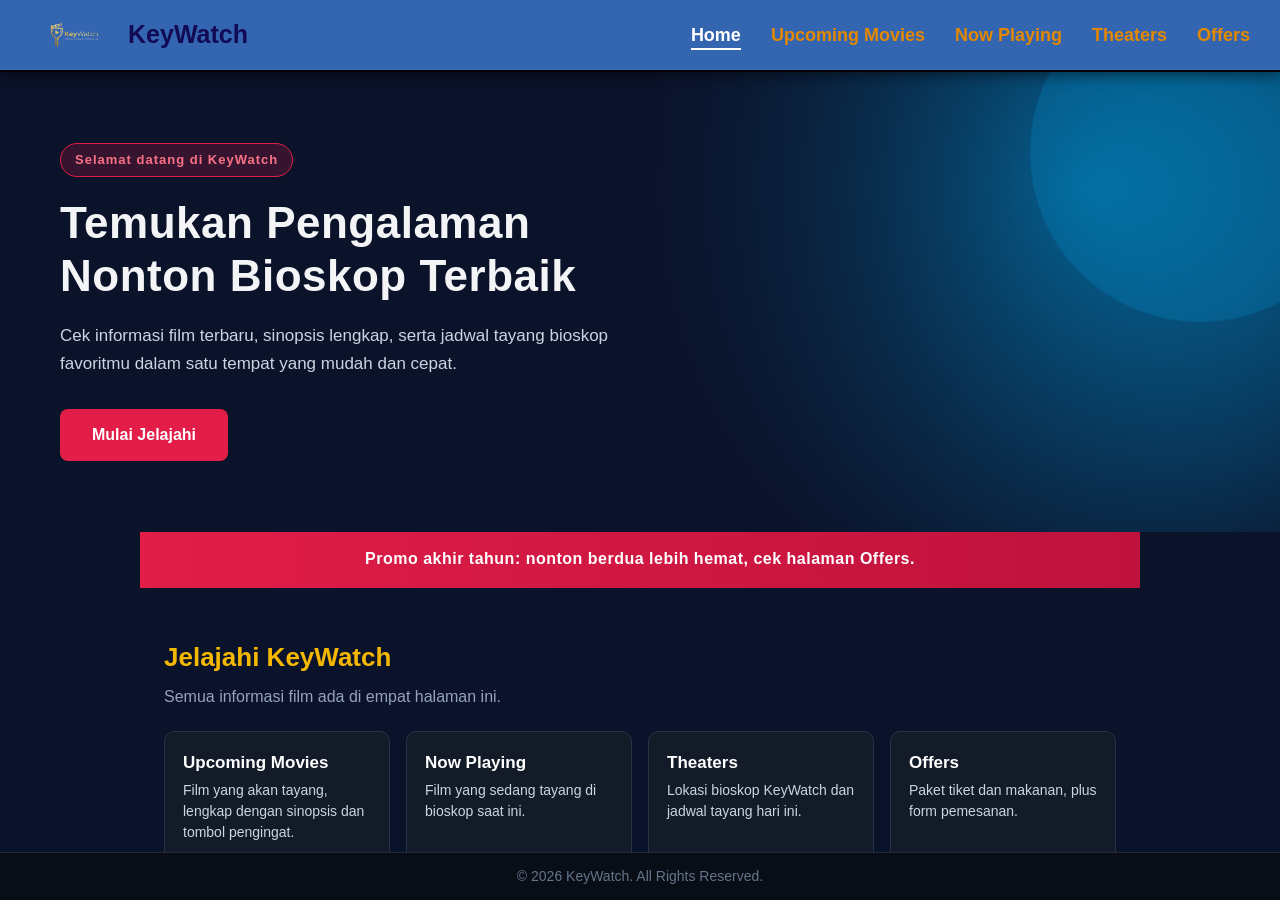
<file: index.html>
<!DOCTYPE html>
<html lang="id">

<head>
    <meta charset="UTF-8">
    <meta name="viewport" content="width=device-width, initial-scale=1.0">
    <title>KeyWatch - Website Informasi Film</title>
    <link rel="stylesheet" href="style.css">
    <style>
        .frame-nav {
            position: relative;
            z-index: 10;
            width: 100%;
            height: 72px;
            border: 0;
        }

        .frame-main {
            flex: 1;
            width: 100%;
            min-height: 0;
            border: 0;
            background-color: #0b132b;
        }

        .frame-footer {
            width: 100%;
            height: 48px;
            border: 0;
        }
    </style>
</head>

<body class="master">

    <!-- Frame atas: navigasi -->
    <iframe class="frame-nav" name="navFrame" src="nav.html" title="Navigasi KeyWatch" scrolling="no"
        style="background-color: #3365b0; box-shadow: 0 4px 12px rgba(0, 0, 0, 0.45);"></iframe>

    <!-- Frame tengah: 5 halaman dibuka di sini -->
    <iframe class="frame-main" name="mainFrame" src="home.html" title="Konten utama"></iframe>

    <!-- Frame bawah: footer -->
    <iframe class="frame-footer" name="footerFrame" src="footer.html" title="Footer" scrolling="no"></iframe>

    

</body>

</html>
</file>
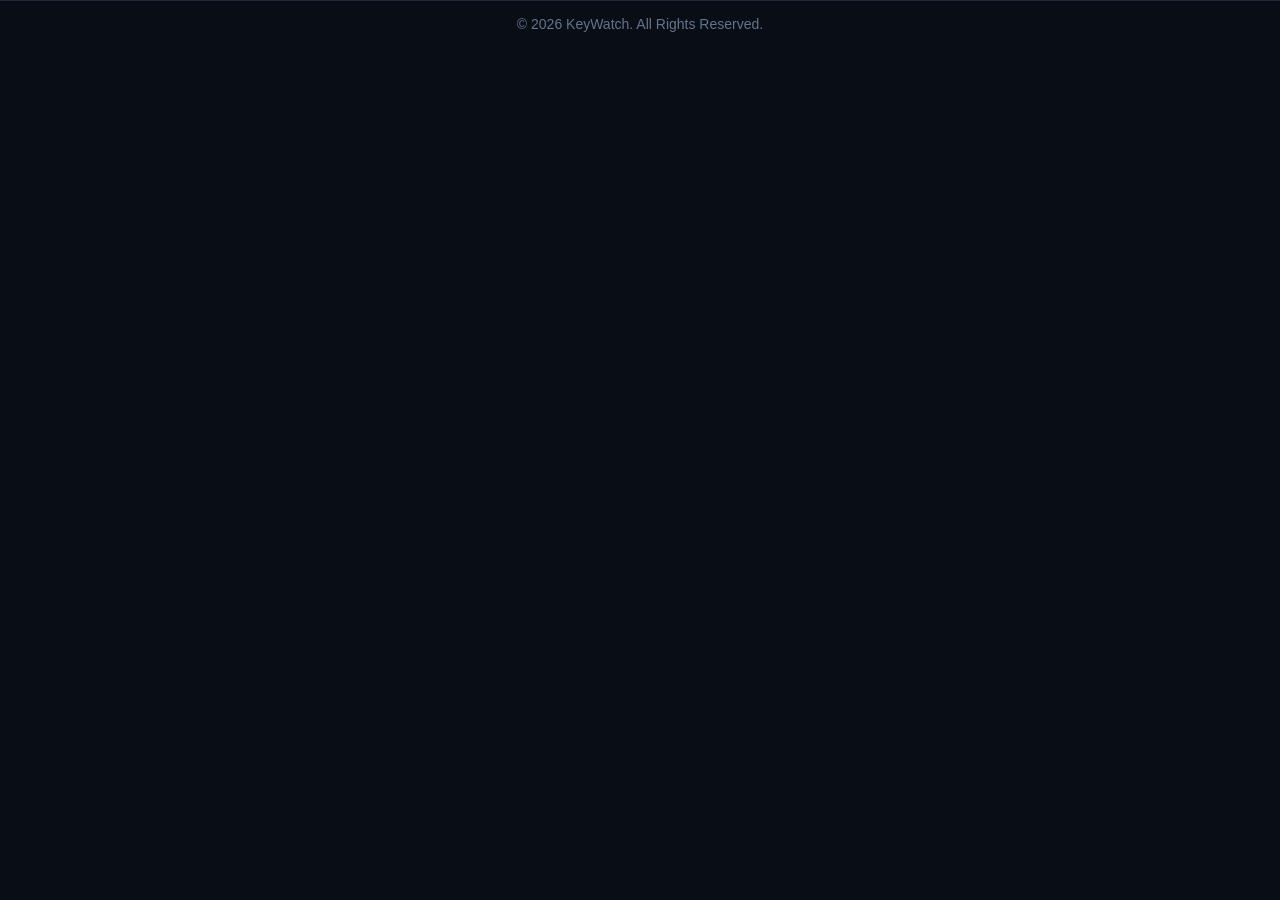
<file: footer.html>
<!DOCTYPE html>
<html lang="id">

<head>
    <meta charset="UTF-8">
    <meta name="viewport" content="width=device-width, initial-scale=1.0">
    <title>Footer - KeyWatch</title>
    <link rel="stylesheet" href="style.css">
</head>

<body class="footerframe">
    <footer class="footer">
        <p>&copy; 2026 KeyWatch. All Rights Reserved.</p>
    </footer>
</body>

</html>
</file>
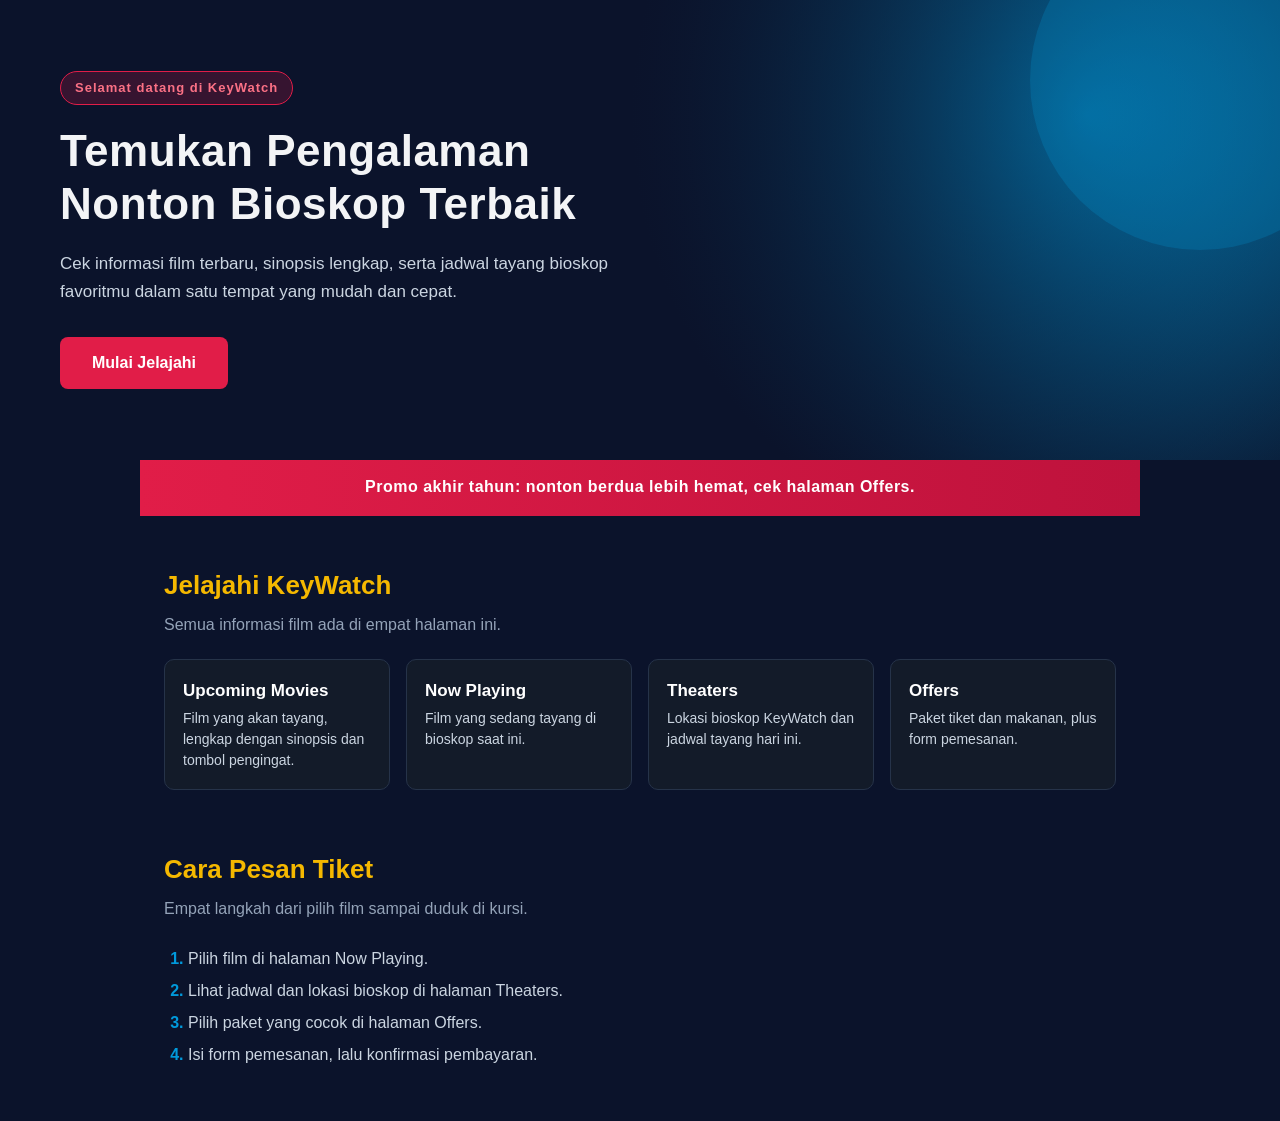
<file: home.html>
<!DOCTYPE html>
<html lang="id">

<head>
    <meta charset="UTF-8">
    <meta name="viewport" content="width=device-width, initial-scale=1.0">
    <title>KeyWatch - Home</title>
    <link rel="stylesheet" href="style.css">
    <style>
        /* style tag: lingkaran cahaya di hero */
        .home-hero {
            position: relative;
            overflow: hidden;
        }

        .glow {
            position: absolute;
            top: -90px;
            right: -90px;
            width: 340px;
            height: 340px;
            border-radius: 50%;
            background-color: rgba(0, 153, 219, 0.22);
            z-index: 0;
        }

        .hero-content {
            position: relative;
            z-index: 1;
        }

        .hero-content h1 {
            font-weight: 800;
            letter-spacing: 0.5px;
            text-transform: none;
        }
    </style>
</head>

<body>

    <main class="home-hero">
        <div class="glow"></div>
        <div class="hero-content">
            <span class="tagline">Selamat datang di KeyWatch</span>
            <h1>Temukan Pengalaman Nonton Bioskop Terbaik</h1>
            <p>Cek informasi film terbaru, sinopsis lengkap, serta jadwal tayang bioskop favoritmu dalam satu tempat
                yang mudah dan cepat.</p>
            <a href="#explore" class="btn-home">Mulai Jelajahi</a>
        </div>
    </main>

    <!-- Banner kecil: seluruh gayanya ditulis inline -->
    <div
        style="position: relative; top: 0; left: 0; z-index: 2; width: 100%; max-width: 1000px; height: auto; min-height: 56px; margin: 0 auto; padding: 16px 24px; background-color: #e11d48; background-image: linear-gradient(90deg, #e11d48, #be123c); background-repeat: no-repeat; background-size: cover; background-position: center; color: #ffffff; font-family: 'Segoe UI', Tahoma, sans-serif; font-size: 16px; font-weight: 600; text-align: center; letter-spacing: 0.5px; line-height: 1.4; overflow: hidden;">
        Promo akhir tahun: nonton berdua lebih hemat, cek halaman Offers.
    </div>

    <section id="explore" class="home-section">
        <h2>Jelajahi KeyWatch</h2>
        <p class="lead">Semua informasi film ada di empat halaman ini.</p>
        <ul class="explore-list">
            <li><a href="upcoming.html"><strong>Upcoming Movies</strong>Film yang akan tayang, lengkap dengan sinopsis dan tombol pengingat.</a></li>
            <li><a href="nowplaying.html"><strong>Now Playing</strong>Film yang sedang tayang di bioskop saat ini.</a></li>
            <li><a href="theaters.html"><strong>Theaters</strong>Lokasi bioskop KeyWatch dan jadwal tayang hari ini.</a></li>
            <li><a href="offers.html"><strong>Offers</strong>Paket tiket dan makanan, plus form pemesanan.</a></li>
        </ul>
    </section>

    <section class="home-section">
        <h2>Cara Pesan Tiket</h2>
        <p class="lead">Empat langkah dari pilih film sampai duduk di kursi.</p>
        <ol class="step-list">
            <li>Pilih film di halaman Now Playing.</li>
            <li>Lihat jadwal dan lokasi bioskop di halaman Theaters.</li>
            <li>Pilih paket yang cocok di halaman Offers.</li>
            <li>Isi form pemesanan, lalu konfirmasi pembayaran.</li>
        </ol>
    </section>

    <div class="bottom-space"></div>

</body>

</html>
</file>
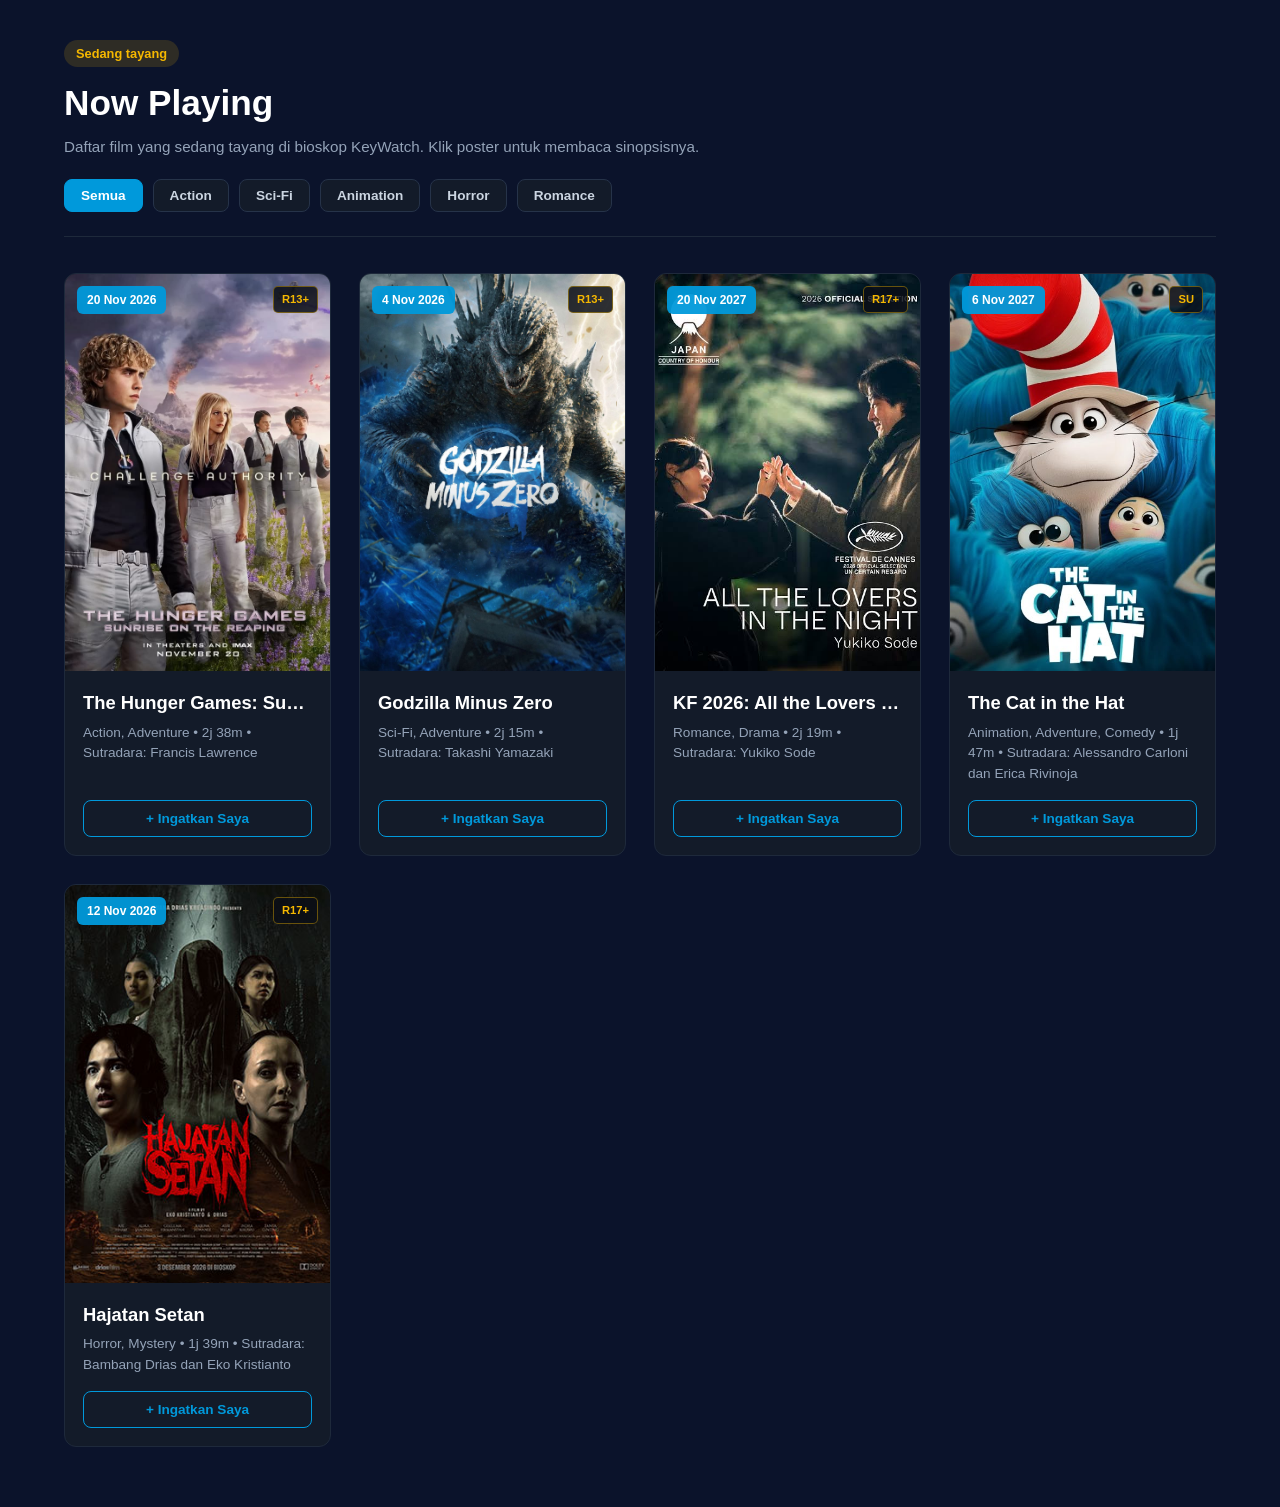
<file: nowplaying.html>
<!DOCTYPE html>
<html lang="id">

<head>
    <meta charset="UTF-8">
    <meta name="viewport" content="width=device-width, initial-scale=1.0">
    <title>KeyWatch - Now Playing</title>
    <link rel="stylesheet" href="style.css">
    <script src="script.js"></script>
</head>

<body>

    <main class="main-content">

        <div class="page-header">
            <div class="header-text">
                <span class="badge-top">Sedang tayang</span>
                <h1>Now Playing</h1>
                <p>Daftar film yang sedang tayang di bioskop KeyWatch. Klik poster untuk membaca sinopsisnya.</p>
            </div>

            <div class="filter-bar">
                <button class="filter-btn active" onclick="filterMovies('all', this)">Semua</button>
                <button class="filter-btn" onclick="filterMovies('Action', this)">Action</button>
                <button class="filter-btn" onclick="filterMovies('Sci-Fi', this)">Sci-Fi</button>
                <button class="filter-btn" onclick="filterMovies('Animation', this)">Animation</button>
                <button class="filter-btn" onclick="filterMovies('Horror', this)">Horror</button>
                <button class="filter-btn" onclick="filterMovies('Romance', this)">Romance</button>
            </div>
        </div>

        <section class="movie-grid" id="movieGrid">

            <article class="movie-card" data-genre="Action">
                <div class="poster-box">
                    <span class="date-tag">20 Nov 2026</span>
                    <span class="age-tag">R13+</span>
                    <img src="the.jpg" alt="The Hunger Games: Sunrise on the Reaping">
                    <div class="poster-overlay">
                        <button class="btn-synopsis" onclick="openModal(this)"
                            data-title="The Hunger Games: Sunrise on the Reaping" data-date="20 Nov 2026" data-meta="Action, Adventure &bull; 2j 38m"
                            data-desc="Haymitch Abernathy (16 tahun) dari Distrik 12 terpilih menjadi tribut dalam edisi spesial dengan jumlah peserta dua kali lipat (48 tribut) dan arena yang lebih besar serta mematikan, sambil harus meninggalkan Lenore Dove Baird. Di tengah jebakan arena dan mutan mematikan, Haymitch membentuk aliansi tak terduga dengan sesama tribut, Maysilee Donner, serta bergabung dalam koalisi yang berupaya melawan kendali Capitol di bawah Presiden Snow dan memicu benih pemberontakan di Panem.">Baca Sinopsis</button>
                    </div>
                </div>
                <div class="card-body">
                    <h2 class="movie-title" title="The Hunger Games: Sunrise on the Reaping">The Hunger Games: Sunrise on the Reaping</h2>
                    <p class="movie-info">Action, Adventure &bull; 2j 38m &bull; Sutradara: Francis Lawrence</p>
                    <button class="btn-notify" onclick="toggleNotify(this)">+ Ingatkan Saya</button>
                </div>
            </article>

            <article class="movie-card" data-genre="Sci-Fi">
                <div class="poster-box">
                    <span class="date-tag">4 Nov 2026</span>
                    <span class="age-tag">R13+</span>
                    <img src="godzila.jpg" alt="Godzilla Minus Zero">
                    <div class="poster-overlay">
                        <button class="btn-synopsis" onclick="openModal(this)"
                            data-title="Godzilla Minus Zero" data-date="4 Nov 2026" data-meta="Sci-Fi, Adventure &bull; 2j 15m"
                            data-desc="Berlatar tahun 1949, dua tahun setelah kehancuran Tokyo dan Perang Dunia II, Jepang berupaya bangkit dan menata kembali kehidupan. Koichi Shikishima, Noriko Oishi, dan anak angkat mereka, Akiko, berusaha menjalani hari-hari yang tenang sambil meninggalkan trauma masa lalu. Kedamaian tersebut runtuh ketika ancaman kaiju baru muncul dan Godzilla beregenerasi menjadi sosok yang lebih besar dan buas. Koichi dan rekan-rekan lamanya harus kembali menghadapi pertarungan raksasa.">Baca Sinopsis</button>
                    </div>
                </div>
                <div class="card-body">
                    <h2 class="movie-title" title="Godzilla Minus Zero">Godzilla Minus Zero</h2>
                    <p class="movie-info">Sci-Fi, Adventure &bull; 2j 15m &bull; Sutradara: Takashi Yamazaki</p>
                    <button class="btn-notify" onclick="toggleNotify(this)">+ Ingatkan Saya</button>
                </div>
            </article>

            <article class="movie-card" data-genre="Romance">
                <div class="poster-box">
                    <span class="date-tag">20 Nov 2027</span>
                    <span class="age-tag">R17+</span>
                    <img src="k2 all.jpg" alt="KF 2026: All the Lovers in the Night">
                    <div class="poster-overlay">
                        <button class="btn-synopsis" onclick="openModal(this)"
                            data-title="KF 2026: All the Lovers in the Night" data-date="20 Nov 2027" data-meta="Romance, Drama &bull; 2j 19m"
                            data-desc="Mengisahkan Fuyuko, seorang korektor naskah lepas berusia 30-an di Tokyo yang hidup menyendiri, hingga pertemuannya dengan guru fisika SMA bernama Mitsutsuka perlahan membuka luka trauma dan emosi yang selama ini ia pendam.">Baca Sinopsis</button>
                    </div>
                </div>
                <div class="card-body">
                    <h2 class="movie-title" title="KF 2026: All the Lovers in the Night">KF 2026: All the Lovers in the Night</h2>
                    <p class="movie-info">Romance, Drama &bull; 2j 19m &bull; Sutradara: Yukiko Sode</p>
                    <button class="btn-notify" onclick="toggleNotify(this)">+ Ingatkan Saya</button>
                </div>
            </article>

            <article class="movie-card" data-genre="Animation">
                <div class="poster-box">
                    <span class="date-tag">6 Nov 2027</span>
                    <span class="age-tag">SU</span>
                    <img src="the cat.jpg" alt="The Cat in the Hat">
                    <div class="poster-overlay">
                        <button class="btn-synopsis" onclick="openModal(this)"
                            data-title="The Cat in the Hat" data-date="6 Nov 2027" data-meta="Animation, Adventure, Comedy &bull; 1j 47m"
                            data-desc="Dua bersaudara (Sally dan saudara laki-lakinya yang menjadi narator) merasa bosan di rumah saat hari hujan dan ibu mereka pergi. Seekor kucing tinggi berjas dan bertopi garis merah-putih datang melakukan trik dan kekacauan bersama dua makhluk bernama Thing One dan Thing Two, meski diingatkan oleh seekor ikan peliharaan. Sebelum ibu pulang, si Kucing membereskan kekacauan menggunakan mesin pembersih.">Baca Sinopsis</button>
                    </div>
                </div>
                <div class="card-body">
                    <h2 class="movie-title" title="The Cat in the Hat">The Cat in the Hat</h2>
                    <p class="movie-info">Animation, Adventure, Comedy &bull; 1j 47m &bull; Sutradara: Alessandro Carloni dan Erica Rivinoja</p>
                    <button class="btn-notify" onclick="toggleNotify(this)">+ Ingatkan Saya</button>
                </div>
            </article>

            <article class="movie-card" data-genre="Horror">
                <div class="poster-box">
                    <span class="date-tag">12 Nov 2026</span>
                    <span class="age-tag">R17+</span>
                    <img src="hajatan.jpg" alt="Hajatan Setan">
                    <div class="poster-overlay">
                        <button class="btn-synopsis" onclick="openModal(this)"
                            data-title="Hajatan Setan" data-date="12 Nov 2026" data-meta="Horror, Mystery &bull; 1j 39m"
                            data-desc="Cerita berfokus pada kepulangan Dara (Alika Jantinia) bersama ibunya ke kampung halaman mereka di Desa Arjosuro setelah bertahun-tahun merantau. Kepulangan ini bertepatan dengan digelarnya tradisi hajatan pasar setiap bulan Suro. Tradisi tersebut ternyata menyimpan misteri masa lalu dan memicu serangkaian teror aneh yang menjerumuskan warga desa ke dalam ketakutan.">Baca Sinopsis</button>
                    </div>
                </div>
                <div class="card-body">
                    <h2 class="movie-title" title="Hajatan Setan">Hajatan Setan</h2>
                    <p class="movie-info">Horror, Mystery &bull; 1j 39m &bull; Sutradara: Bambang Drias dan Eko Kristianto</p>
                    <button class="btn-notify" onclick="toggleNotify(this)">+ Ingatkan Saya</button>
                </div>
            </article>

        </section>
    </main>

    <!-- Pop-up sinopsis -->
    <div class="modal-backdrop" id="synopsisModal" onclick="closeModal(event)">
        <div class="modal-box">
            <button class="modal-close" onclick="closeModalBtn()" aria-label="Tutup">&times;</button>
            <span class="modal-date" id="modalDate">Tanggal rilis</span>
            <h2 id="modalTitle">Judul film</h2>
            <p class="modal-meta" id="modalMeta">Genre &bull; Durasi</p>
            <p class="modal-desc" id="modalDesc">Sinopsis lengkap film akan muncul di sini.</p>
        </div>
    </div>

    <script src="script.js"></script>
</body>

</html>
</file>
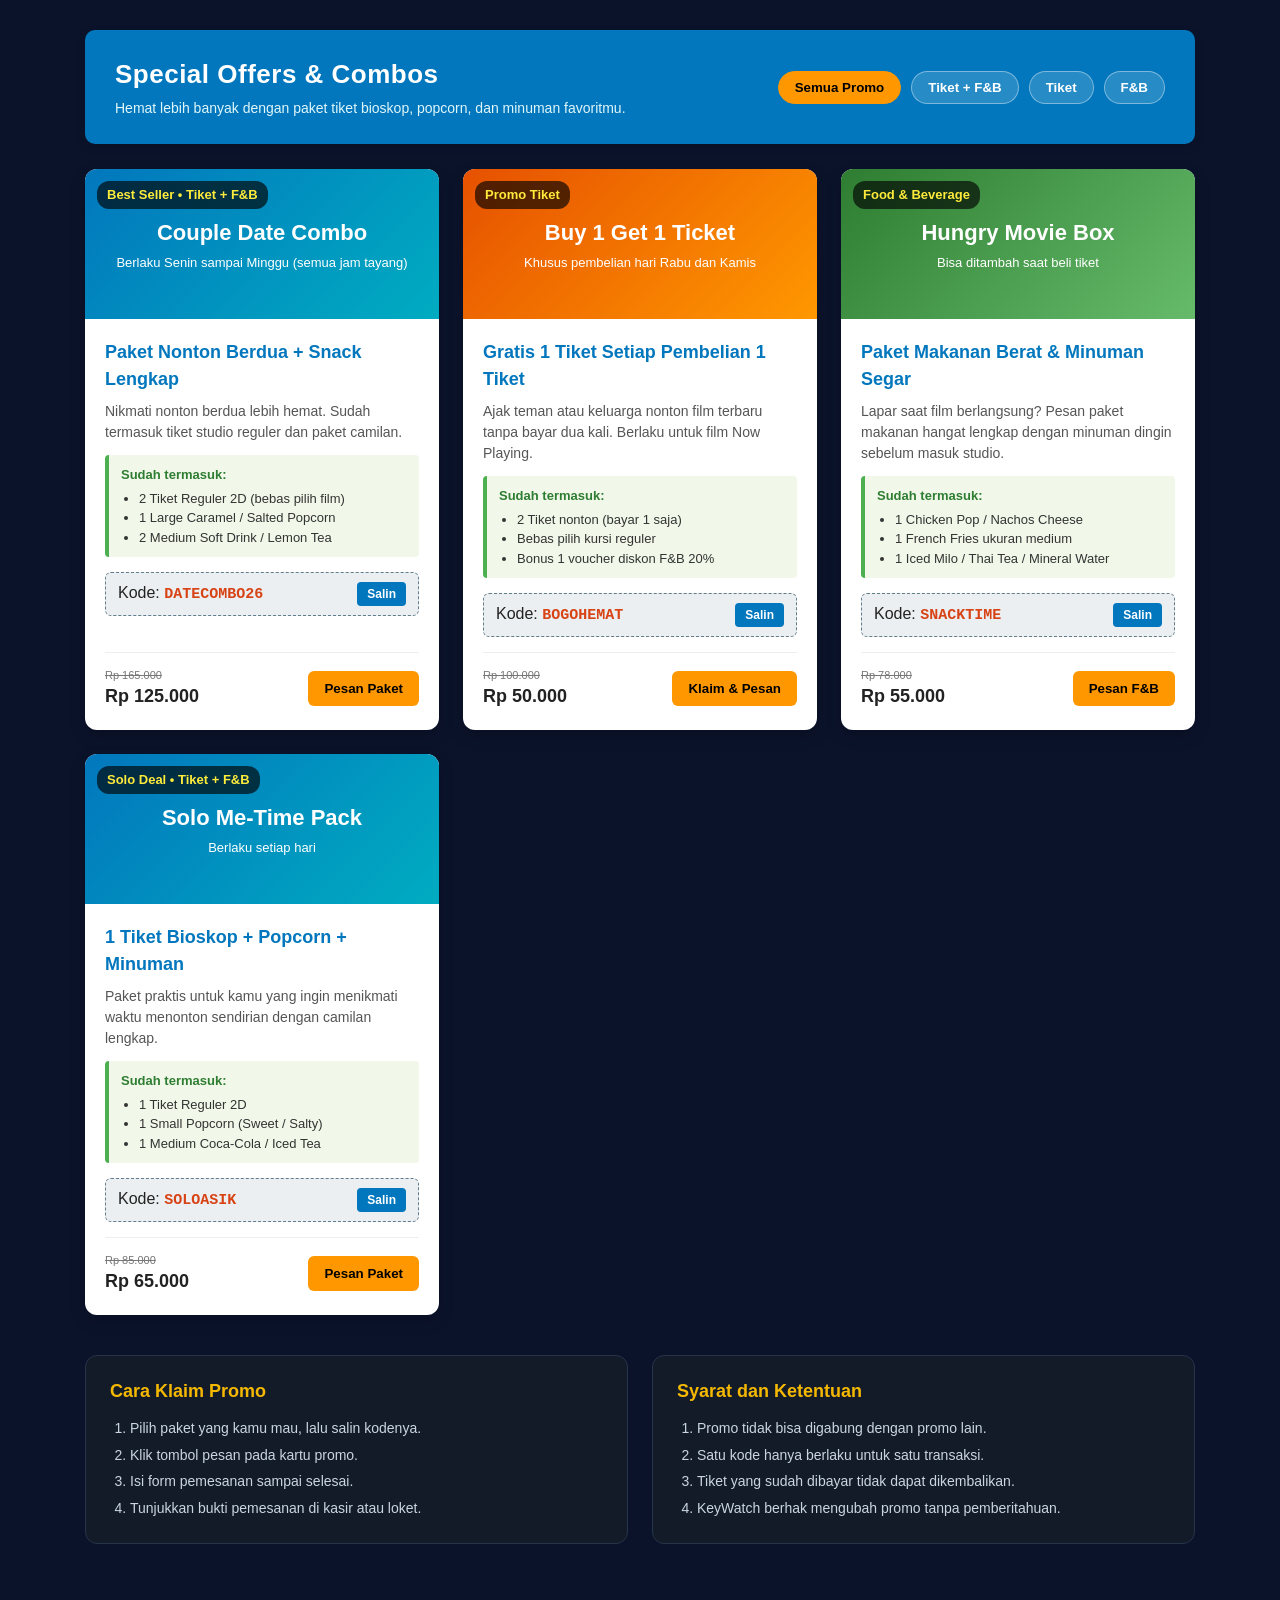
<file: offers.html>
<!DOCTYPE html>
<html lang="id">

<head>
    <meta charset="UTF-8">
    <meta name="viewport" content="width=device-width, initial-scale=1.0">
    <title>KeyWatch - Offers</title>
    <link rel="stylesheet" href="style.css">
    <style>
        /* style tag: penyesuaian khusus halaman ini */
        body {
            background-color: #0b132b;
        }

        .offers-wrap {
            position: relative;
            min-height: 100vh;
        }

        .offers-header h1 {
            font-weight: 800;
            letter-spacing: 0.5px;
        }
    </style>
</head>

<body>

    <div class="offers-wrap">

        <div class="offers-header">
            <div>
                <h1>Special Offers &amp; Combos</h1>
                <p>Hemat lebih banyak dengan paket tiket bioskop, popcorn, dan minuman favoritmu.</p>
            </div>
            <div class="offer-filter-bar">
                <button class="offer-filter active" onclick="filterOffers('all', this)">Semua Promo</button>
                <button class="offer-filter" onclick="filterOffers('combo', this)">Tiket + F&amp;B</button>
                <button class="offer-filter" onclick="filterOffers('ticket', this)">Tiket</button>
                <button class="offer-filter" onclick="filterOffers('fnb', this)">F&amp;B</button>
            </div>
        </div>

        <div class="offers-grid" id="offersGrid">

            <div class="offer-card" data-category="combo">
                <div class="offer-banner bg-combo">
                    <span class="badge">Best Seller &bull; Tiket + F&amp;B</span>
                    <h2>Couple Date Combo</h2>
                    <span>Berlaku Senin sampai Minggu (semua jam tayang)</span>
                </div>
                <div class="offer-body">
                    <div class="offer-title">Paket Nonton Berdua + Snack Lengkap</div>
                    <p class="offer-desc">Nikmati nonton berdua lebih hemat. Sudah termasuk tiket studio reguler dan paket camilan.</p>
                    <div class="include-list">
                        <strong>Sudah termasuk:</strong>
                        <ul>
                            <li>2 Tiket Reguler 2D (bebas pilih film)</li>
                            <li>1 Large Caramel / Salted Popcorn</li>
                            <li>2 Medium Soft Drink / Lemon Tea</li>
                        </ul>
                    </div>
                    <div class="promo-code-box">
                        <span>Kode: <span class="promo-code" id="code1">DATECOMBO26</span></span>
                        <button class="copy-btn" onclick="copyCode('code1', this)">Salin</button>
                    </div>
                    <div class="offer-footer">
                        <div class="price-tag">
                            <small>Rp 165.000</small>
                            Rp 125.000
                        </div>
                        <button class="book-btn" onclick="openBooking('Couple Date Combo (2 Tiket + Popcorn + 2 Minum)', 125000)">Pesan Paket</button>
                    </div>
                </div>
            </div>

            <div class="offer-card" data-category="ticket">
                <div class="offer-banner bg-ticket">
                    <span class="badge">Promo Tiket</span>
                    <h2>Buy 1 Get 1 Ticket</h2>
                    <span>Khusus pembelian hari Rabu dan Kamis</span>
                </div>
                <div class="offer-body">
                    <div class="offer-title">Gratis 1 Tiket Setiap Pembelian 1 Tiket</div>
                    <p class="offer-desc">Ajak teman atau keluarga nonton film terbaru tanpa bayar dua kali. Berlaku untuk film Now Playing.</p>
                    <div class="include-list">
                        <strong>Sudah termasuk:</strong>
                        <ul>
                            <li>2 Tiket nonton (bayar 1 saja)</li>
                            <li>Bebas pilih kursi reguler</li>
                            <li>Bonus 1 voucher diskon F&amp;B 20%</li>
                        </ul>
                    </div>
                    <div class="promo-code-box">
                        <span>Kode: <span class="promo-code" id="code2">BOGOHEMAT</span></span>
                        <button class="copy-btn" onclick="copyCode('code2', this)">Salin</button>
                    </div>
                    <div class="offer-footer">
                        <div class="price-tag">
                            <small>Rp 100.000</small>
                            Rp 50.000
                        </div>
                        <button class="book-btn" onclick="openBooking('Buy 1 Get 1 Ticket (2 Tiket)', 50000)">Klaim &amp; Pesan</button>
                    </div>
                </div>
            </div>

            <div class="offer-card" data-category="fnb">
                <div class="offer-banner bg-fnb">
                    <span class="badge">Food &amp; Beverage</span>
                    <h2>Hungry Movie Box</h2>
                    <span>Bisa ditambah saat beli tiket</span>
                </div>
                <div class="offer-body">
                    <div class="offer-title">Paket Makanan Berat &amp; Minuman Segar</div>
                    <p class="offer-desc">Lapar saat film berlangsung? Pesan paket makanan hangat lengkap dengan minuman dingin sebelum masuk studio.</p>
                    <div class="include-list">
                        <strong>Sudah termasuk:</strong>
                        <ul>
                            <li>1 Chicken Pop / Nachos Cheese</li>
                            <li>1 French Fries ukuran medium</li>
                            <li>1 Iced Milo / Thai Tea / Mineral Water</li>
                        </ul>
                    </div>
                    <div class="promo-code-box">
                        <span>Kode: <span class="promo-code" id="code3">SNACKTIME</span></span>
                        <button class="copy-btn" onclick="copyCode('code3', this)">Salin</button>
                    </div>
                    <div class="offer-footer">
                        <div class="price-tag">
                            <small>Rp 78.000</small>
                            Rp 55.000
                        </div>
                        <button class="book-btn" onclick="openBooking('Hungry Movie Box (F&amp;B saja)', 55000)">Pesan F&amp;B</button>
                    </div>
                </div>
            </div>

            <div class="offer-card" data-category="combo">
                <div class="offer-banner bg-combo">
                    <span class="badge">Solo Deal &bull; Tiket + F&amp;B</span>
                    <h2>Solo Me-Time Pack</h2>
                    <span>Berlaku setiap hari</span>
                </div>
                <div class="offer-body">
                    <div class="offer-title">1 Tiket Bioskop + Popcorn + Minuman</div>
                    <p class="offer-desc">Paket praktis untuk kamu yang ingin menikmati waktu menonton sendirian dengan camilan lengkap.</p>
                    <div class="include-list">
                        <strong>Sudah termasuk:</strong>
                        <ul>
                            <li>1 Tiket Reguler 2D</li>
                            <li>1 Small Popcorn (Sweet / Salty)</li>
                            <li>1 Medium Coca-Cola / Iced Tea</li>
                        </ul>
                    </div>
                    <div class="promo-code-box">
                        <span>Kode: <span class="promo-code" id="code4">SOLOASIK</span></span>
                        <button class="copy-btn" onclick="copyCode('code4', this)">Salin</button>
                    </div>
                    <div class="offer-footer">
                        <div class="price-tag">
                            <small>Rp 85.000</small>
                            Rp 65.000
                        </div>
                        <button class="book-btn" onclick="openBooking('Solo Me-Time Pack (1 Tiket + Popcorn + Minum)', 65000)">Pesan Paket</button>
                    </div>
                </div>
            </div>

        </div>

        <div class="info-grid">
            <div class="info-box">
                <h3>Cara Klaim Promo</h3>
                <ol>
                    <li>Pilih paket yang kamu mau, lalu salin kodenya.</li>
                    <li>Klik tombol pesan pada kartu promo.</li>
                    <li>Isi form pemesanan sampai selesai.</li>
                    <li>Tunjukkan bukti pemesanan di kasir atau loket.</li>
                </ol>
            </div>
            <div class="info-box">
                <h3>Syarat dan Ketentuan</h3>
                <ol>
                    <li>Promo tidak bisa digabung dengan promo lain.</li>
                    <li>Satu kode hanya berlaku untuk satu transaksi.</li>
                    <li>Tiket yang sudah dibayar tidak dapat dikembalikan.</li>
                    <li>KeyWatch berhak mengubah promo tanpa pemberitahuan.</li>
                </ol>
            </div>
        </div>

    </div>

    <!-- Form pemesanan -->
    <div class="modal" id="bookingModal" onclick="backdropClose(event)">
        <div class="modal-content">
            <span class="close-modal" onclick="closeModal()">&times;</span>

            <div id="orderFormWrap">
                <h3>Pesan Promo &amp; Tiket</h3>
                <p id="selectedPackageName" class="package-subtitle"></p>

                <form id="orderForm" onsubmit="submitOrder(event)">

                    <div class="form-group">
                        <label for="nameInput">Nama lengkap</label>
                        <input type="text" id="nameInput" name="nama" placeholder="Masukkan nama kamu" required>
                    </div>

                    <div class="form-group">
                        <label for="passInput">Password akun member</label>
                        <input type="password" id="passInput" name="password" placeholder="Minimal 6 karakter" minlength="6" required>
                    </div>

                    <div class="form-group">
                        <label for="movieSelect">Pilih film (Now Playing)</label>
                        <select id="movieSelect" name="film" required>
                            <option value="The Hunger Games: Sunrise on the Reaping">The Hunger Games: Sunrise on the Reaping</option>
                            <option value="Godzilla Minus Zero">Godzilla Minus Zero</option>
                            <option value="KF 2026: All the Lovers in the Night">KF 2026: All the Lovers in the Night</option>
                            <option value="The Cat in the Hat">The Cat in the Hat</option>
                            <option value="Hajatan Setan">Hajatan Setan</option>
                        </select>
                    </div>

                    <div class="form-group">
                        <label for="cinemaSelect">Lokasi bioskop dan jam tayang</label>
                        <select id="cinemaSelect" name="bioskop" required>
                            <option value="Grand Indonesia, 16.30 WIB">Grand Indonesia, 16.30 WIB</option>
                            <option value="Grand Indonesia, 20.00 WIB">Grand Indonesia, 20.00 WIB</option>
                            <option value="Summarecon Mall, 17.00 WIB">Summarecon Mall, 17.00 WIB</option>
                            <option value="Pondok Indah, 19.45 WIB">Pondok Indah, 19.45 WIB</option>
                        </select>
                    </div>

                    <div class="form-group">
                        <label for="seatInput">Nomor kursi (contoh: D5, D6)</label>
                        <input type="text" id="seatInput" name="kursi" placeholder="Masukkan nomor kursi" required>
                    </div>

                    <div class="form-group">
                        <label>Metode pembayaran</label>
                        <div class="radio-group">
                            <label><input type="radio" name="bayar" value="QRIS" checked> QRIS</label>
                            <label><input type="radio" name="bayar" value="Transfer Bank"> Transfer Bank</label>
                            <label><input type="radio" name="bayar" value="E-Wallet"> E-Wallet</label>
                        </div>
                    </div>

                    <div class="form-group">
                        <label>Tambahan makanan dan minuman (opsional)</label>
                        <div class="addon-box">
                            <label>
                                <span><input type="checkbox" class="addon-check" value="25000" onchange="updateTotal()"> Extra Popcorn Caramel</span>
                                <span>+Rp 25.000</span>
                            </label>
                            <label>
                                <span><input type="checkbox" class="addon-check" value="18000" onchange="updateTotal()"> Extra Iced Lemon Tea</span>
                                <span>+Rp 18.000</span>
                            </label>
                            <label>
                                <span><input type="checkbox" class="addon-check" value="30000" onchange="updateTotal()"> Hotdog / Nachos Cheese</span>
                                <span>+Rp 30.000</span>
                            </label>
                        </div>
                    </div>

                    <div class="form-group">
                        <label for="noteInput">Catatan untuk kasir (opsional)</label>
                        <textarea id="noteInput" name="catatan" rows="3" placeholder="Misalnya: popcorn tanpa garam"></textarea>
                    </div>

                    <div class="summary-box">
                        <span>Total pembayaran:</span>
                        <span id="totalPriceText">Rp 0</span>
                    </div>

                    <button type="submit" class="submit-order">Konfirmasi &amp; Bayar Sekarang</button>
                </form>
            </div>

            <div class="order-done" id="orderDone">
                <h3>Pesanan diterima</h3>
                <p id="doneDetail"></p>
                <button type="button" class="submit-order" onclick="closeModal()">Tutup</button>
            </div>
        </div>
    </div>

    <script>
        var basePrice = 0;

        function formatRupiah(n) {
            return 'Rp ' + n.toLocaleString('id-ID');
        }

        // Filter kartu promo berdasarkan kategori
        function filterOffers(category, btn) {
            document.querySelectorAll('.offer-filter').forEach(function (b) {
                b.classList.remove('active');
            });
            btn.classList.add('active');

            document.querySelectorAll('.offer-card').forEach(function (card) {
                if (category === 'all' || card.getAttribute('data-category') === category) {
                    card.style.display = 'flex';
                } else {
                    card.style.display = 'none';
                }
            });
        }

        // Salin kode promo
        function copyCode(id, btn) {
            var text = document.getElementById(id).textContent;

            function done() {
                btn.textContent = 'Tersalin';
                setTimeout(function () { btn.textContent = 'Salin'; }, 1500);
            }

            if (navigator.clipboard && window.isSecureContext) {
                navigator.clipboard.writeText(text).then(done, function () { fallbackCopy(text); done(); });
            } else {
                fallbackCopy(text);
                done();
            }
        }

        function fallbackCopy(text) {
            var area = document.createElement('textarea');
            area.value = text;
            area.style.position = 'fixed';
            area.style.opacity = '0';
            document.body.appendChild(area);
            area.select();
            try { document.execCommand('copy'); } catch (e) { }
            document.body.removeChild(area);
        }

        // Buka form pemesanan
        function openBooking(name, price) {
            basePrice = price;
            document.getElementById('orderForm').reset();
            document.getElementById('selectedPackageName').textContent = name + ' - ' + formatRupiah(price);
            document.getElementById('orderFormWrap').style.display = 'block';
            document.getElementById('orderDone').style.display = 'none';
            updateTotal();
            document.getElementById('bookingModal').classList.add('show');
        }

        function closeModal() {
            document.getElementById('bookingModal').classList.remove('show');
        }

        function backdropClose(e) {
            if (e.target.id === 'bookingModal') {
                closeModal();
            }
        }

        // Hitung total (harga paket + tambahan)
        function updateTotal() {
            var total = basePrice;
            document.querySelectorAll('.addon-check').forEach(function (c) {
                if (c.checked) {
                    total += parseInt(c.value, 10);
                }
            });
            document.getElementById('totalPriceText').textContent = formatRupiah(total);
        }

        // Kirim pesanan
        function submitOrder(e) {
            e.preventDefault();
            var f = e.target;
            var bayar = f.querySelector('input[name="bayar"]:checked').value;

            document.getElementById('doneDetail').innerHTML =
                'Atas nama <strong>' + escapeHtml(f.nama.value) + '</strong><br>' +
                escapeHtml(f.film.value) + '<br>' +
                escapeHtml(f.bioskop.value) + ', kursi ' + escapeHtml(f.kursi.value) + '<br>' +
                'Pembayaran via ' + bayar + ': <strong>' + document.getElementById('totalPriceText').textContent + '</strong>';

            document.getElementById('orderFormWrap').style.display = 'none';
            document.getElementById('orderDone').style.display = 'block';
        }

        function escapeHtml(s) {
            return String(s).replace(/[&<>"']/g, function (c) {
                return { '&': '&amp;', '<': '&lt;', '>': '&gt;', '"': '&quot;', "'": '&#39;' }[c];
            });
        }
    </script>
</body>

</html>
</file>
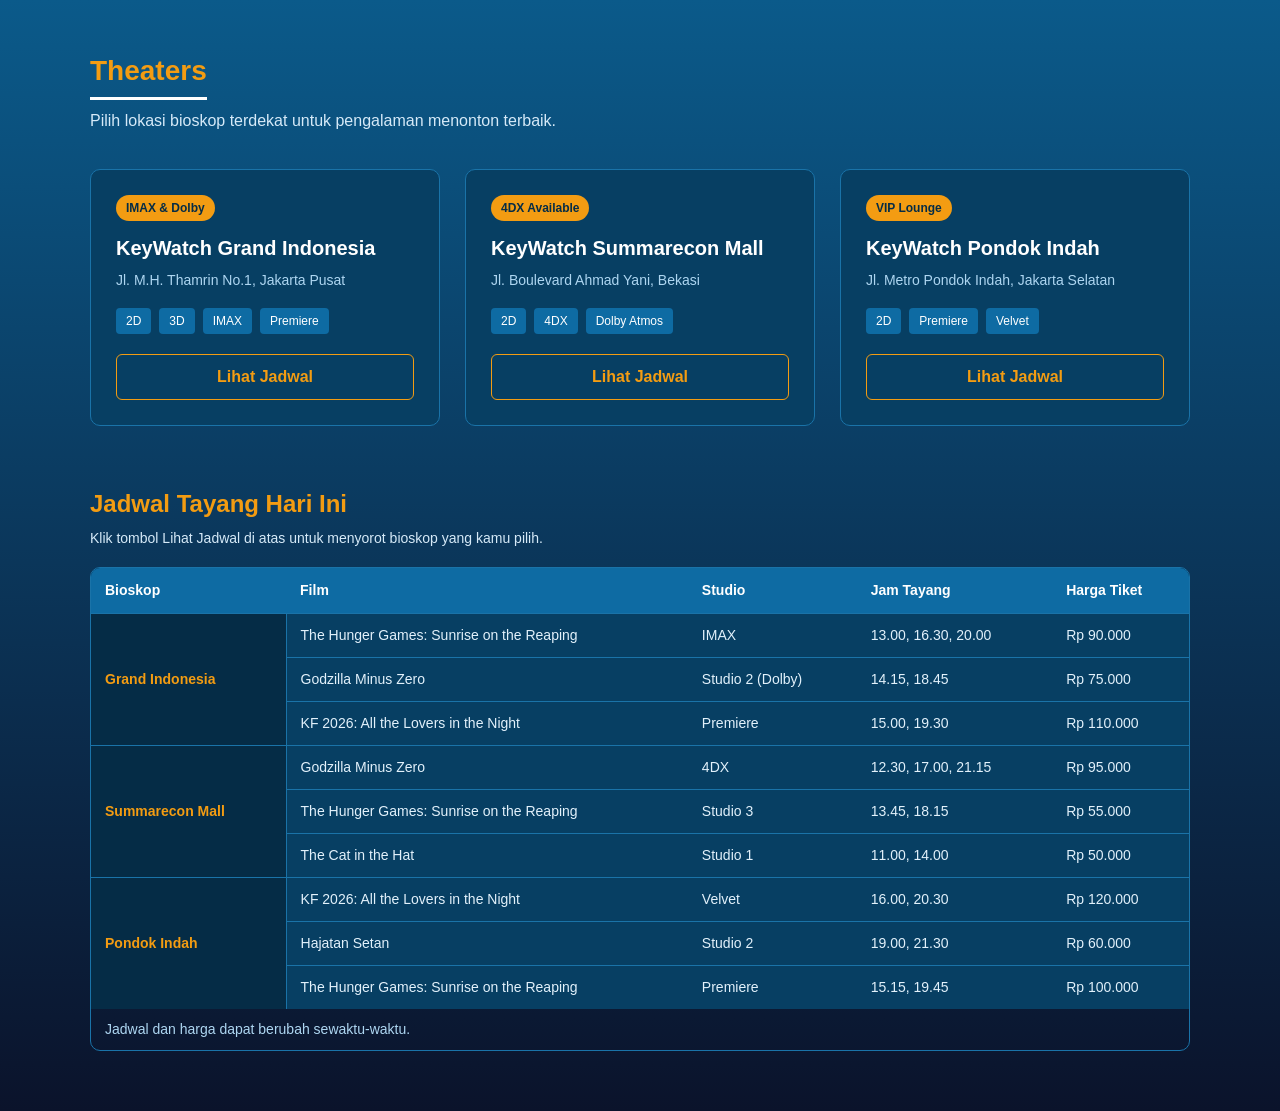
<file: theaters.html>
<!DOCTYPE html>
<html lang="id">

<head>
    <meta charset="UTF-8">
    <meta name="viewport" content="width=device-width, initial-scale=1.0">
    <title>KeyWatch - Theaters</title>
    <link rel="stylesheet" href="style.css">
    <style>
        /* style tag: penyesuaian khusus halaman ini */
        .section-subtitle {
            font-size: 16px;
            line-height: 1.6;
        }

        .theaters-wrap {
            position: relative;
            max-width: 1100px;
        }

        .schedule caption {
            padding: 10px 14px;
            text-align: left;
            font-size: 14px;
            color: #aed6f1;
            caption-side: bottom;
        }
    </style>
</head>

<body>

    <section id="theaters" class="theaters-section">
        <div class="theaters-wrap">
            <h1 class="section-title">Theaters</h1>
            <p class="section-subtitle">Pilih lokasi bioskop terdekat untuk pengalaman menonton terbaik.</p>

            <div class="theaters-grid">
                <div class="theater-card">
                    <div class="theater-badge">IMAX &amp; Dolby</div>
                    <h3>KeyWatch Grand Indonesia</h3>
                    <p class="theater-address">Jl. M.H. Thamrin No.1, Jakarta Pusat</p>
                    <div class="theater-features">
                        <span>2D</span>
                        <span>3D</span>
                        <span>IMAX</span>
                        <span>Premiere</span>
                    </div>
                    <a href="#jadwal-gi" class="btn-theater">Lihat Jadwal</a>
                </div>

                <div class="theater-card">
                    <div class="theater-badge">4DX Available</div>
                    <h3>KeyWatch Summarecon Mall</h3>
                    <p class="theater-address">Jl. Boulevard Ahmad Yani, Bekasi</p>
                    <div class="theater-features">
                        <span>2D</span>
                        <span>4DX</span>
                        <span>Dolby Atmos</span>
                    </div>
                    <a href="#jadwal-smb" class="btn-theater">Lihat Jadwal</a>
                </div>

                <div class="theater-card">
                    <div class="theater-badge">VIP Lounge</div>
                    <h3>KeyWatch Pondok Indah</h3>
                    <p class="theater-address">Jl. Metro Pondok Indah, Jakarta Selatan</p>
                    <div class="theater-features">
                        <span>2D</span>
                        <span>Premiere</span>
                        <span>Velvet</span>
                    </div>
                    <a href="#jadwal-pim" class="btn-theater">Lihat Jadwal</a>
                </div>
            </div>

            <div class="schedule-block">
                <h2>Jadwal Tayang Hari Ini</h2>
                <p>Klik tombol Lihat Jadwal di atas untuk menyorot bioskop yang kamu pilih.</p>

                <div class="schedule-wrap">
                    <table class="schedule">
                        <thead>
                            <tr>
                                <th>Bioskop</th>
                                <th>Film</th>
                                <th>Studio</th>
                                <th>Jam Tayang</th>
                                <th>Harga Tiket</th>
                            </tr>
                        </thead>

                        <tbody id="jadwal-gi">
                            <tr>
                                <td class="venue" rowspan="3">Grand Indonesia</td>
                                <td>The Hunger Games: Sunrise on the Reaping</td>
                                <td>IMAX</td>
                                <td>13.00, 16.30, 20.00</td>
                                <td>Rp 90.000</td>
                            </tr>
                            <tr>
                                <td>Godzilla Minus Zero</td>
                                <td>Studio 2 (Dolby)</td>
                                <td>14.15, 18.45</td>
                                <td>Rp 75.000</td>
                            </tr>
                            <tr>
                                <td>KF 2026: All the Lovers in the Night</td>
                                <td>Premiere</td>
                                <td>15.00, 19.30</td>
                                <td>Rp 110.000</td>
                            </tr>
                        </tbody>

                        <tbody id="jadwal-smb">
                            <tr>
                                <td class="venue" rowspan="3">Summarecon Mall</td>
                                <td>Godzilla Minus Zero</td>
                                <td>4DX</td>
                                <td>12.30, 17.00, 21.15</td>
                                <td>Rp 95.000</td>
                            </tr>
                            <tr>
                                <td>The Hunger Games: Sunrise on the Reaping</td>
                                <td>Studio 3</td>
                                <td>13.45, 18.15</td>
                                <td>Rp 55.000</td>
                            </tr>
                            <tr>
                                <td>The Cat in the Hat</td>
                                <td>Studio 1</td>
                                <td>11.00, 14.00</td>
                                <td>Rp 50.000</td>
                            </tr>
                        </tbody>

                        <tbody id="jadwal-pim">
                            <tr>
                                <td class="venue" rowspan="3">Pondok Indah</td>
                                <td>KF 2026: All the Lovers in the Night</td>
                                <td>Velvet</td>
                                <td>16.00, 20.30</td>
                                <td>Rp 120.000</td>
                            </tr>
                            <tr>
                                <td>Hajatan Setan</td>
                                <td>Studio 2</td>
                                <td>19.00, 21.30</td>
                                <td>Rp 60.000</td>
                            </tr>
                            <tr>
                                <td>The Hunger Games: Sunrise on the Reaping</td>
                                <td>Premiere</td>
                                <td>15.15, 19.45</td>
                                <td>Rp 100.000</td>
                            </tr>
                        </tbody>

                        <caption>Jadwal dan harga dapat berubah sewaktu-waktu.</caption>
                    </table>
                </div>
            </div>
        </div>
    </section>

</body>

</html>
</file>
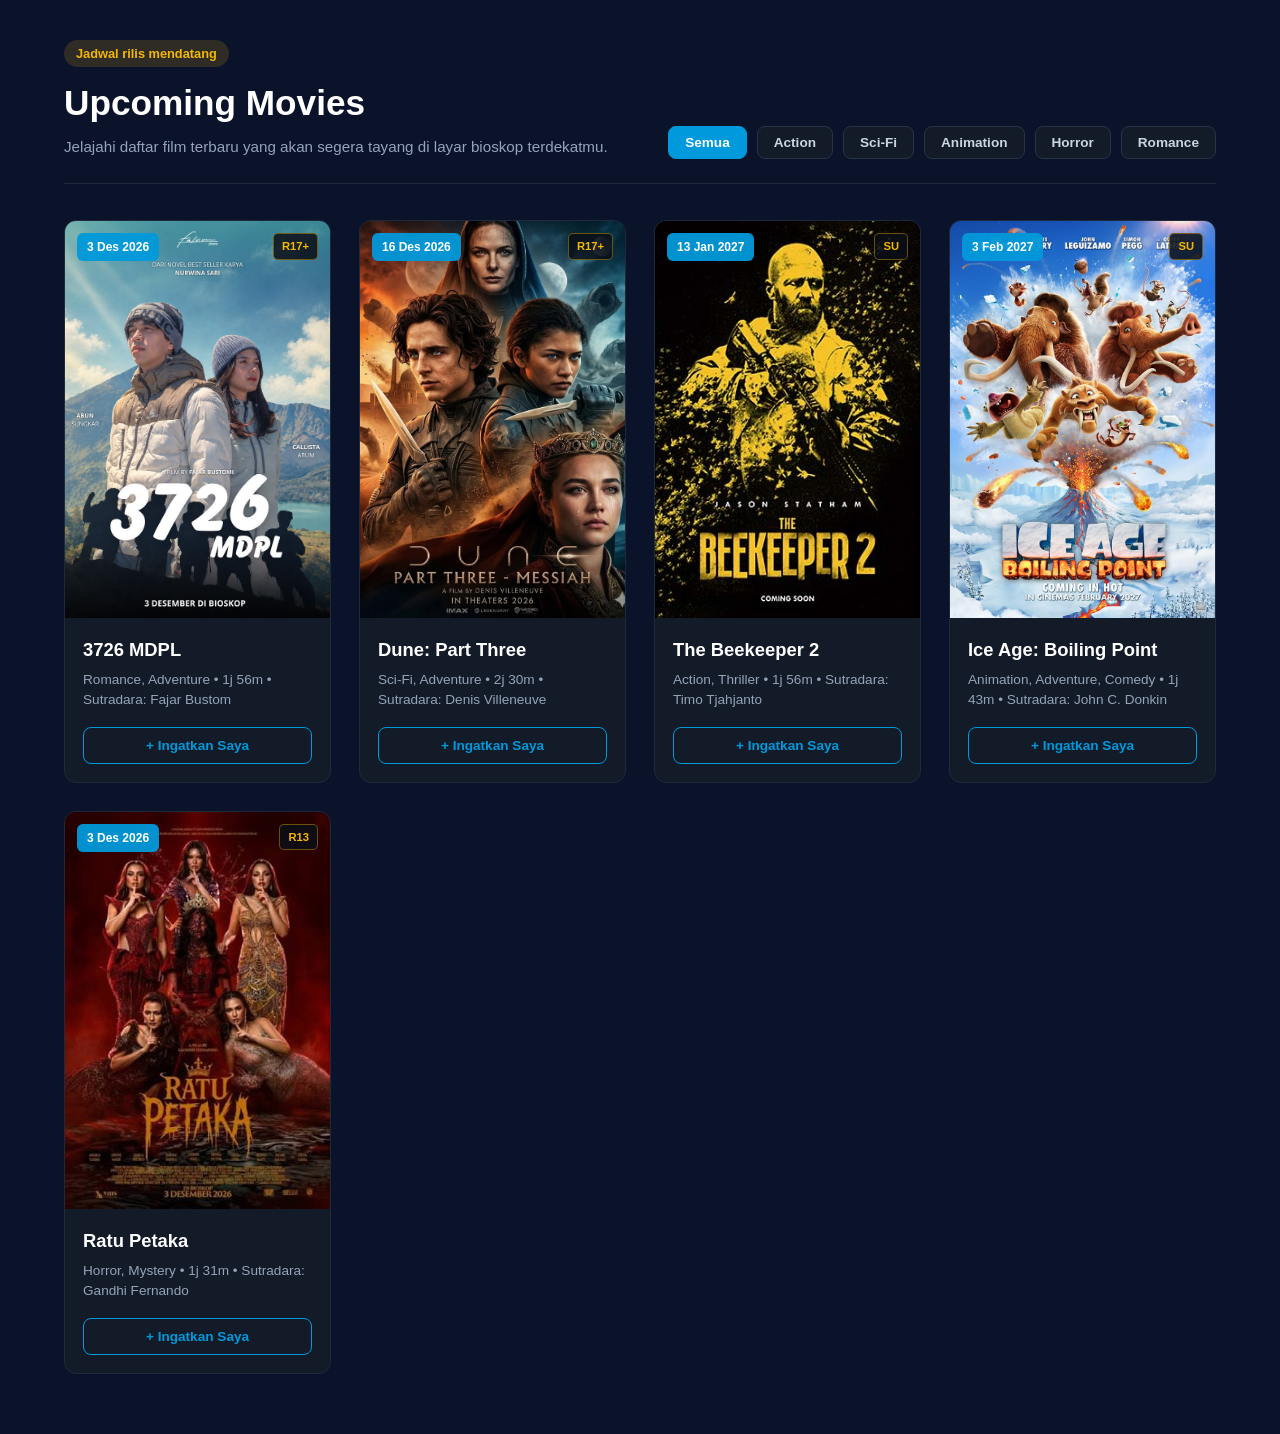
<file: upcoming.html>
<!DOCTYPE html>
<html lang="id">

<head>
    <meta charset="UTF-8">
    <meta name="viewport" content="width=device-width, initial-scale=1.0">
    <title>KeyWatch - Upcoming Movies</title>
    <link rel="stylesheet" href="style.css">
     <script src="script.js"></script>
</head>

<body>

    <main class="main-content">

        <div class="page-header">
            <div class="header-text">
                <span class="badge-top">Jadwal rilis mendatang</span>
                <h1>Upcoming Movies</h1>
                <p>Jelajahi daftar film terbaru yang akan segera tayang di layar bioskop terdekatmu.</p>
            </div>

            <div class="filter-bar">
                <button class="filter-btn active" onclick="filterMovies('all', this)">Semua</button>
                <button class="filter-btn" onclick="filterMovies('Action', this)">Action</button>
                <button class="filter-btn" onclick="filterMovies('Sci-Fi', this)">Sci-Fi</button>
                <button class="filter-btn" onclick="filterMovies('Animation', this)">Animation</button>
                <button class="filter-btn" onclick="filterMovies('Horror', this)">Horror</button>
                <button class="filter-btn" onclick="filterMovies('Romance', this)">Romance</button>
            </div>
        </div>

        <section class="movie-grid" id="movieGrid">

            <article class="movie-card" data-genre="Romance">
                <div class="poster-box">
                    <span class="date-tag">3 Des 2026</span>
                    <span class="age-tag">R17+</span>
                    <img src="3726.jpg" alt="3726 MDPL">
                    <div class="poster-overlay">
                        <button class="btn-synopsis" onclick="openModal(this)"
                            data-title="3726 MDPL" data-date="3 Des 2026" data-meta="Romance, Adventure &bull; 1j 56m"
                            data-desc="Empat tahun memendam cinta, Rangga akhirnya memberanikan diri untuk mengutarakan perasaannya kepada Andini. Namun, jawaban itu tidak diberikan di bawah atap kampus, melainkan di Puncak Rinjani. Di saat langkah hampir sampai ke puncak, sosok dari masa lalu Andini kembali hadir dan menagih kesempatan kedua.">Baca Sinopsis</button>
                    </div>
                </div>
                <div class="card-body">
                    <h2 class="movie-title" title="3726 MDPL">3726 MDPL</h2>
                    <p class="movie-info">Romance, Adventure &bull; 1j 56m &bull; Sutradara: Fajar Bustom</p>
                    <button class="btn-notify" onclick="toggleNotify(this)">+ Ingatkan Saya</button>
                </div>
            </article>

            <article class="movie-card" data-genre="Sci-Fi">
                <div class="poster-box">
                    <span class="date-tag">16 Des 2026</span>
                    <span class="age-tag">R17+</span>
                    <img src="dune.jpg" alt="Dune: Part Three">
                    <div class="poster-overlay">
                        <button class="btn-synopsis" onclick="openModal(this)"
                            data-title="Dune: Part Three" data-date="16 Des 2026" data-meta="Sci-Fi, Adventure &bull; 2j 30m"
                            data-desc="Dune: Part Three mengambil latar hampir dua dekade setelah Paul Atreides merebut kendali atas Imperium. Kini bertindak sebagai Kaisar yang tak kenal ampun, Paul harus menghadapi konsekuensi dari masa pemerintahannya saat sekutu lama kembali, ancaman baru yang mengerikan bermunculan, dan pengkhianatan mengintai di setiap bayangan. Dibayangi oleh penglihatan tentang runtuhnya Imperium serta kemunculan kembali cinta lamanya yang hilang, Paul terseret ke dalam konspirasi besar, dengan Chani berada di pusat misteri yang perlahan terungkap. Saat para musuh kian mendekat, Paul harus menghadapi harga sebenarnya dari sebuah kekuasaan dan takdir orang-orang yang paling ia cintai.">Baca Sinopsis</button>
                    </div>
                </div>
                <div class="card-body">
                    <h2 class="movie-title" title="Dune: Part Three">Dune: Part Three</h2>
                    <p class="movie-info">Sci-Fi, Adventure &bull; 2j 30m &bull; Sutradara: Denis Villeneuve</p>
                    <button class="btn-notify" onclick="toggleNotify(this)">+ Ingatkan Saya</button>
                </div>
            </article>

            <article class="movie-card" data-genre="Action">
                <div class="poster-box">
                    <span class="date-tag">13 Jan 2027</span>
                    <span class="age-tag">SU</span>
                    <img src="beekeeper.jpg" alt="The Beekeeper 2">
                    <div class="poster-overlay">
                        <button class="btn-synopsis" onclick="openModal(this)"
                            data-title="The Beekeeper 2" data-date="13 Jan 2027" data-meta="Action, Thriller &bull; 1j 56m"
                            data-desc="Adam Clay kini hidup sebagai buronan. Saat organisasi yang disebut sebagai Beekeeper memberontak dan mengincar kendali pemerintahan, Adam harus bertarung dan menghadapi kelompok yang telah membesarkannya itu dan menjalani misi balas dendam.">Baca Sinopsis</button>
                    </div>
                </div>
                <div class="card-body">
                    <h2 class="movie-title" title="The Beekeeper 2">The Beekeeper 2</h2>
                    <p class="movie-info">Action, Thriller &bull; 1j 56m &bull; Sutradara: Timo Tjahjanto</p>
                    <button class="btn-notify" onclick="toggleNotify(this)">+ Ingatkan Saya</button>
                </div>
            </article>

            <article class="movie-card" data-genre="Animation">
                <div class="poster-box">
                    <span class="date-tag">3 Feb 2027</span>
                    <span class="age-tag">SU</span>
                    <img src="ice age.jpg" alt="Ice Age: Boiling Point">
                    <div class="poster-overlay">
                        <button class="btn-synopsis" onclick="openModal(this)"
                            data-title="Ice Age: Boiling Point" data-date="3 Feb 2027" data-meta="Animation, Adventure, Comedy &bull; 1j 43m"
                            data-desc="Manny, Sid, Diego, Ellie, dan anggota kawanan lainnya melakukan petualangan penuh kekacauan ke wilayah bawah tanah Lost World yang belum pernah dijelajahi sebelumnya. Saat lingkungan mereka mulai memanas, mereka harus bertahan hidup melewati lanskap berbahaya yang penuh dinosaurus dan lahar)">Baca Sinopsis</button>
                    </div>
                </div>
                <div class="card-body">
                    <h2 class="movie-title" title="Ice Age: Boiling Point">Ice Age: Boiling Point</h2>
                    <p class="movie-info">Animation, Adventure, Comedy &bull; 1j 43m &bull; Sutradara: John C. Donkin</p>
                    <button class="btn-notify" onclick="toggleNotify(this)">+ Ingatkan Saya</button>
                </div>
            </article>

            <article class="movie-card" data-genre="Horror">
                <div class="poster-box">
                    <span class="date-tag">3 Des 2026</span>
                    <span class="age-tag">R13</span>
                    <img src="rp.jpg" alt="Ratu Petaka">
                    <div class="poster-overlay">
                        <button class="btn-synopsis" onclick="openModal(this)"
                            data-title="Ratu Petaka" data-date="3 Des 2026" data-meta="Horror, Mystery &bull; 1j 31m"
                            data-desc="Film ini mengangkat sisi kelam di balik gemerlap ajang kontes kecantikan Ratu Indonesia. Ceritanya berpusat pada lima finalis yang menyimpan rahasia gelap setelah salah satu kontestan bernama Mia meninggal dunia akibat perundungan (bullying). Demi menjaga nama baik dan masa depan, mereka menutupi tragedi tersebut, namun justru memicu teror mistis dan kejadian mengancam nyawa yang menghantui satu per satu.">Baca Sinopsis</button>
                    </div>
                </div>
                <div class="card-body">
                    <h2 class="movie-title" title="Ratu Petaka">Ratu Petaka</h2>
                    <p class="movie-info">Horror, Mystery &bull; 1j 31m &bull; Sutradara: Gandhi Fernando</p>
                    <button class="btn-notify" onclick="toggleNotify(this)">+ Ingatkan Saya</button>
                </div>
            </article>

        </section>
    </main>

    <!-- Pop-up sinopsis -->
    <div class="modal-backdrop" id="synopsisModal" onclick="closeModal(event)">
        <div class="modal-box">
            <button class="modal-close" onclick="closeModalBtn()" aria-label="Tutup">&times;</button>
            <span class="modal-date" id="modalDate">Tanggal rilis</span>
            <h2 id="modalTitle">Judul film</h2>
            <p class="modal-meta" id="modalMeta">Genre &bull; Durasi</p>
            <p class="modal-desc" id="modalDesc">Sinopsis lengkap film akan muncul di sini.</p>
        </div>
    </div>

    <script src="script.js"></script>
</body>

</html>
</file>
<file: style.css>
* {
    margin: 0;
    padding: 0;
    box-sizing: border-box;
    font-family: 'Segoe UI', Tahoma, Geneva, Verdana, sans-serif;
}

body {
    background-color: #0b132b;
    color: #f3f4f6;
    line-height: 1.5;
}

.genre-btn {
  cursor: pointer;
  padding: 8px 16px;
  border-radius: 8px;
  border: 1px solid #38bdf8;
  background: transparent;
  color: white;
}

.genre-btn.active {
  background-color: #38bdf8;
  color: #0f172a;
  font-weight: bold;
}

a {
    text-decoration: none;
}

/* ---------- Frame utama (index.html) ---------- */
body.master {
    height: 100vh;
    display: flex;
    flex-direction: column;
    overflow: hidden;
}

/* ---------- Navbar (nav.html) ---------- */
body.navframe {
    height: 72px;
    overflow: hidden;
    background-color: rgb(51, 101, 176);
}

.topnav {
    display: flex;
    justify-content: space-between;
    align-items: center;
    height: 72px;
    padding: 0 30px;
    background-color: rgb(51, 101, 176);
    border-bottom: 2px solid black;
}

.brand {
    display: flex;
    align-items: center;
    gap: 10px;
}

.brand img {
    height: 48px;
    width: auto;
    display: block;
}

.brand span {
    font-size: 25px;
    font-weight: bold;
    color: rgb(18, 10, 84);
}

.menu {
    display: flex;
    list-style: none;
    gap: 30px;
}

.menu a {
    position: relative;
    color: rgb(227, 136, 0);
    font-size: 18px;
    font-weight: 600;
    white-space: nowrap;
}

.menu a::after {
    content: "";
    position: absolute;
    bottom: -5px;
    left: 0;
    width: 0;
    height: 2px;
    background: white;
    transition: 0.4s;
}

.menu a:hover,
.menu a.active {
    color: #ffffff;
}

.menu a:hover::after,
.menu a.active::after {
    width: 100%;
}

@media (max-width: 700px) {
    .topnav {
        padding: 0 12px;
        gap: 12px;
    }

    .brand span {
        display: none;
    }

    .menu {
        gap: 16px;
        overflow-x: auto;
    }

    .menu a {
        font-size: 15px;
    }
}

/* ---------- Footer (footer.html) ---------- */
body.footerframe {
    height: 48px;
    overflow: hidden;
    background-color: #090d16;
}

.footer {
    height: 48px;
    display: flex;
    align-items: center;
    justify-content: center;
    background-color: #090d16;
    color: #64748b;
    font-size: 14px;
    border-top: 1px solid #1e293b;
}

/* ---------- Home (home.html) ---------- */
.home-hero {
    display: flex;
    align-items: center;
    min-height: 460px;
    padding: 60px;
    background:
        linear-gradient(to right, rgba(11, 19, 43, 0.95) 45%, rgba(11, 19, 43, 0.2)),
        radial-gradient(circle at 85% 25%, #0099db 0, rgba(0, 153, 219, 0) 40%),
        #0b132b;
}

.hero-content {
    max-width: 600px;
}

.tagline {
    display: inline-block;
    background-color: rgba(225, 29, 72, 0.2);
    color: #fb7185;
    border: 1px solid #e11d48;
    padding: 6px 14px;
    border-radius: 20px;
    font-size: 13px;
    font-weight: bold;
    letter-spacing: 1px;
    margin-bottom: 20px;
}

.hero-content h1 {
    font-size: 44px;
    line-height: 1.2;
    margin-bottom: 20px;
}

.hero-content p {
    font-size: 17px;
    color: #cbd5e1;
    line-height: 1.6;
    margin-bottom: 32px;
}

.btn-home {
    display: inline-block;
    background-color: #e11d48;
    color: #ffffff;
    padding: 14px 32px;
    border-radius: 8px;
    font-size: 16px;
    font-weight: bold;
    transition: background-color 0.3s;
}

.btn-home:hover {
    background-color: #be123c;
}

.home-section {
    max-width: 1000px;
    margin: 0 auto;
    padding: 50px 24px 10px;
}

.home-section h2 {
    font-size: 26px;
    color: #f5b800;
    margin-bottom: 8px;
}

.home-section .lead {
    color: #94a3b8;
    margin-bottom: 22px;
}

.explore-list {
    list-style: none;
    display: grid;
    grid-template-columns: repeat(auto-fit, minmax(220px, 1fr));
    gap: 16px;
}

.explore-list a {
    display: block;
    height: 100%;
    padding: 18px;
    background-color: #131b29;
    border: 1px solid #263349;
    border-radius: 10px;
    color: #cbd5e1;
    font-size: 14px;
    transition: border-color 0.2s, transform 0.2s;
}

.explore-list a:hover {
    border-color: #0099db;
    transform: translateY(-4px);
}

.explore-list strong {
    display: block;
    color: #ffffff;
    font-size: 17px;
    margin-bottom: 4px;
}

.step-list {
    padding-left: 24px;
    color: #cbd5e1;
    line-height: 2;
}

.step-list li::marker {
    color: #0099db;
    font-weight: bold;
}

.bottom-space {
    height: 40px;
}

@media (max-width: 700px) {
    .home-hero {
        padding: 36px 20px;
    }

    .hero-content h1 {
        font-size: 30px;
    }
}

/* ---------- Upcoming Movies & Now Playing ---------- */
.main-content {
    max-width: 1200px;
    margin: 0 auto;
    padding: 40px 24px 60px;
}

.page-header {
    display: flex;
    flex-wrap: wrap;
    justify-content: space-between;
    align-items: flex-end;
    gap: 20px;
    margin-bottom: 36px;
    padding-bottom: 24px;
    border-bottom: 1px solid #1e293b;
}

.badge-top {
    display: inline-block;
    background-color: rgba(245, 184, 0, 0.15);
    color: #f5b800;
    font-size: 0.8rem;
    font-weight: 700;
    padding: 4px 12px;
    border-radius: 20px;
    margin-bottom: 10px;
}

.header-text h1 {
    font-size: 2.2rem;
    font-weight: 800;
    color: #ffffff;
    margin-bottom: 6px;
}

.header-text p {
    color: #94a3b8;
    font-size: 0.95rem;
}

.filter-bar {
    display: flex;
    flex-wrap: wrap;
    gap: 10px;
}

.filter-btn {
    background-color: #131b29;
    color: #cbd5e1;
    border: 1px solid #263349;
    padding: 8px 16px;
    border-radius: 8px;
    font-size: 0.85rem;
    font-weight: 600;
    cursor: pointer;
    transition: all 0.2s ease;
}

.filter-btn:hover {
    border-color: #0099db;
    color: #ffffff;
}

.filter-btn.active {
    background-color: #0099db;
    border-color: #0099db;
    color: #ffffff;
}

.movie-grid {
    display: grid;
    grid-template-columns: repeat(auto-fill, minmax(240px, 1fr));
    gap: 28px;
}

.movie-card {
    background-color: #131b29;
    border: 1px solid #1e293b;
    border-radius: 12px;
    overflow: hidden;
    display: flex;
    flex-direction: column;
    transition: transform 0.3s ease, box-shadow 0.3s ease, border-color 0.3s ease;
}

.movie-card:hover {
    transform: translateY(-8px);
    border-color: #0099db;
    box-shadow: 0 14px 28px rgba(0, 0, 0, 0.45);
}

.poster-box {
    position: relative;
    width: 100%;
    aspect-ratio: 2 / 3;
    overflow: hidden;
    background-color: #090d14;
}

.poster-box img {
    width: 100%;
    height: 100%;
    object-fit: cover;
    transition: transform 0.4s ease;
}

.movie-card:hover .poster-box img {
    transform: scale(1.06);
}

.date-tag {
    position: absolute;
    top: 12px;
    left: 12px;
    background-color: rgba(0, 153, 219, 0.95);
    color: #ffffff;
    font-size: 0.75rem;
    font-weight: 700;
    padding: 5px 10px;
    border-radius: 6px;
    z-index: 2;
}

.age-tag {
    position: absolute;
    top: 12px;
    right: 12px;
    background-color: rgba(11, 15, 23, 0.85);
    color: #f5b800;
    border: 1px solid rgba(245, 184, 0, 0.4);
    font-size: 0.7rem;
    font-weight: 700;
    padding: 4px 8px;
    border-radius: 5px;
    z-index: 2;
}

.poster-overlay {
    position: absolute;
    top: 0;
    left: 0;
    right: 0;
    bottom: 0;
    background: linear-gradient(to top, rgba(11, 15, 23, 0.95), rgba(11, 15, 23, 0.3));
    display: flex;
    align-items: center;
    justify-content: center;
    opacity: 0;
    transition: opacity 0.3s ease;
    z-index: 3;
}

.poster-box:hover .poster-overlay {
    opacity: 1;
}

.btn-synopsis {
    background-color: #f5b800;
    color: #0b0f17;
    border: none;
    padding: 10px 18px;
    border-radius: 8px;
    font-weight: 700;
    font-size: 0.85rem;
    cursor: pointer;
    transform: translateY(10px);
    transition: transform 0.3s ease, background-color 0.2s;
}

.poster-box:hover .btn-synopsis {
    transform: translateY(0);
}

.btn-synopsis:hover {
    background-color: #ffd03b;
}

/* di layar sentuh tidak ada hover, jadi tombol sinopsis tampil terus */
@media (hover: none) {
    .poster-overlay {
        opacity: 1;
        align-items: flex-end;
        padding-bottom: 16px;
        background: linear-gradient(to top, rgba(11, 15, 23, 0.9), rgba(11, 15, 23, 0) 45%);
    }

    .btn-synopsis {
        transform: none;
    }
}

.card-body {
    padding: 18px;
    display: flex;
    flex-direction: column;
    flex-grow: 1;
}

.movie-title {
    font-size: 1.15rem;
    font-weight: 700;
    color: #ffffff;
    margin-bottom: 6px;
    white-space: nowrap;
    overflow: hidden;
    text-overflow: ellipsis;
}

.movie-info {
    font-size: 0.85rem;
    color: #94a3b8;
    margin-bottom: 16px;
}

.btn-notify {
    margin-top: auto;
    width: 100%;
    padding: 10px;
    background-color: transparent;
    color: #0099db;
    border: 1px solid #0099db;
    border-radius: 8px;
    font-size: 0.85rem;
    font-weight: 600;
    cursor: pointer;
    transition: all 0.2s ease;
}

.btn-notify:hover {
    background-color: rgba(0, 153, 219, 0.12);
}

.btn-notify.notified {
    background-color: #16a34a;
    border-color: #16a34a;
    color: #ffffff;
}

.modal-backdrop {
    position: fixed;
    top: 0;
    left: 0;
    right: 0;
    bottom: 0;
    background-color: rgba(0, 0, 0, 0.75);
    display: none;
    align-items: center;
    justify-content: center;
    padding: 20px;
    z-index: 999;
}

.modal-backdrop.show {
    display: flex;
}

.modal-box {
    background-color: #131b29;
    border: 1px solid #263349;
    border-radius: 14px;
    max-width: 480px;
    max-height: 90vh;
    overflow-y: auto;
    width: 100%;
    padding: 28px;
    position: relative;
    box-shadow: 0 20px 40px rgba(0, 0, 0, 0.6);
}

.modal-close {
    position: absolute;
    top: 16px;
    right: 20px;
    background: none;
    border: none;
    color: #94a3b8;
    font-size: 1.6rem;
    cursor: pointer;
}

.modal-close:hover {
    color: #ffffff;
}

.modal-date {
    display: inline-block;
    font-size: 0.8rem;
    font-weight: 700;
    color: #0099db;
    margin-bottom: 6px;
}

.modal-box h2 {
    font-size: 1.5rem;
    color: #ffffff;
    margin-bottom: 6px;
    padding-right: 24px;
}

.modal-meta {
    font-size: 0.85rem;
    color: #f5b800;
    margin-bottom: 16px;
}

.modal-desc {
    font-size: 0.95rem;
    color: #cbd5e1;
    line-height: 1.6;
}

/* ---------- Theaters ---------- */
.theaters-section {
    min-height: 100vh;
    padding: 50px 20px 60px;
    color: #ffffff;
    background: linear-gradient(180deg, #0b5a8a 0%, #0b132b 100%);
}

.theaters-wrap {
    max-width: 1100px;
    margin: 0 auto;
}

.section-title {
    display: inline-block;
    font-size: 28px;
    color: #f39c12;
    margin-bottom: 8px;
    border-bottom: 3px solid #ffffff;
    padding-bottom: 5px;
}

.section-subtitle {
    color: #d6eaf8;
    margin-bottom: 35px;
    font-size: 15px;
}

.theaters-grid {
    display: grid;
    grid-template-columns: repeat(auto-fit, minmax(280px, 1fr));
    gap: 25px;
}

.theater-card {
    background-color: #073f63;
    border: 1px solid #1a73a8;
    border-radius: 10px;
    padding: 25px;
    transition: transform 0.3s ease, box-shadow 0.3s ease, border-color 0.3s ease;
    position: relative;
}

.theater-card:hover {
    transform: translateY(-5px);
    box-shadow: 0 8px 20px rgba(0, 0, 0, 0.3);
    border-color: #f39c12;
}

.theater-badge {
    background-color: #f39c12;
    color: #052c46;
    font-size: 12px;
    font-weight: bold;
    padding: 4px 10px;
    border-radius: 20px;
    display: inline-block;
    margin-bottom: 12px;
}

.theater-card h3 {
    font-size: 20px;
    margin: 0 0 8px 0;
    color: #ffffff;
}

.theater-address {
    font-size: 14px;
    color: #aed6f1;
    margin-bottom: 18px;
    line-height: 1.4;
}

.theater-features {
    display: flex;
    flex-wrap: wrap;
    gap: 8px;
    margin-bottom: 20px;
}

.theater-features span {
    background-color: #0e6ba3;
    color: #ffffff;
    font-size: 12px;
    padding: 4px 10px;
    border-radius: 4px;
}

.btn-theater {
    display: inline-block;
    width: 100%;
    text-align: center;
    background-color: transparent;
    color: #f39c12;
    border: 1.5px solid #f39c12;
    padding: 10px 0;
    border-radius: 6px;
    font-weight: bold;
    transition: background-color 0.3s ease, color 0.3s ease;
}

.btn-theater:hover {
    background-color: #f39c12;
    color: #073f63;
}

.schedule-block {
    margin-top: 60px;
}

.schedule-block h2 {
    font-size: 24px;
    color: #f39c12;
    margin-bottom: 6px;
}

.schedule-block > p {
    color: #d6eaf8;
    font-size: 14px;
    margin-bottom: 18px;
}

.schedule-wrap {
    overflow-x: auto;
    border: 1px solid #1a73a8;
    border-radius: 10px;
}

.schedule {
    width: 100%;
    min-width: 640px;
    border-collapse: collapse;
    background-color: #073f63;
    font-size: 14px;
}

.schedule th {
    background-color: #0e6ba3;
    color: #ffffff;
    text-align: left;
    padding: 12px 14px;
}

.schedule td {
    padding: 11px 14px;
    border-top: 1px solid #1a73a8;
    color: #e2f1fb;
}

.schedule td.venue {
    font-weight: 700;
    color: #f39c12;
    background-color: #052c46;
    border-right: 1px solid #1a73a8;
}

.schedule tbody:target td {
    background-color: rgba(243, 156, 18, 0.22);
}

.schedule tbody:target td.venue {
    background-color: #7a4a05;
    color: #ffffff;
}

/* ---------- Offers ---------- */
.offers-wrap {
    max-width: 1150px;
    margin: 0 auto;
    padding: 30px 20px 60px;
}

.offers-header {
    background-color: #0277bd;
    padding: 25px 30px;
    border-radius: 10px;
    margin-bottom: 25px;
    display: flex;
    flex-wrap: wrap;
    justify-content: space-between;
    align-items: center;
    gap: 15px;
    box-shadow: 0 4px 10px rgba(0, 0, 0, 0.15);
}

.offers-header h1 {
    font-size: 26px;
    color: #ffffff;
}

.offers-header p {
    color: #e0f7fa;
    font-size: 14px;
    margin-top: 4px;
}

.offer-filter-bar {
    display: flex;
    gap: 10px;
    flex-wrap: wrap;
}

.offer-filter {
    background-color: rgba(255, 255, 255, 0.15);
    color: #ffffff;
    border: 1px solid rgba(255, 255, 255, 0.4);
    padding: 8px 16px;
    border-radius: 20px;
    cursor: pointer;
    font-weight: 600;
    transition: 0.2s;
}

.offer-filter.active,
.offer-filter:hover {
    background-color: #ff9800;
    color: #000000;
    border-color: #ff9800;
}

.offers-grid {
    display: grid;
    grid-template-columns: repeat(auto-fill, minmax(300px, 1fr));
    gap: 24px;
}

.offer-card {
    background-color: #ffffff;
    color: #222222;
    border-radius: 12px;
    overflow: hidden;
    display: flex;
    flex-direction: column;
    box-shadow: 0 6px 16px rgba(0, 0, 0, 0.2);
    transition: transform 0.2s;
}

.offer-card:hover {
    transform: translateY(-5px);
}

.offer-banner {
    height: 150px;
    display: flex;
    flex-direction: column;
    justify-content: center;
    align-items: center;
    color: #ffffff;
    text-align: center;
    padding: 15px;
    position: relative;
}

.bg-combo {
    background: linear-gradient(135deg, #0277bd, #00acc1);
}

.bg-ticket {
    background: linear-gradient(135deg, #e65100, #ff9800);
}

.bg-fnb {
    background: linear-gradient(135deg, #2e7d32, #66bb6a);
}

.badge {
    position: absolute;
    top: 12px;
    left: 12px;
    background-color: rgba(0, 0, 0, 0.65);
    color: #ffeb3b;
    font-size: 11px;
    font-weight: 700;
    padding: 4px 10px;
    border-radius: 12px;
}

.offer-banner h2 {
    font-size: 22px;
    margin-bottom: 4px;
}

.offer-banner span {
    font-size: 13px;
}

.offer-body {
    padding: 20px;
    flex: 1;
    display: flex;
    flex-direction: column;
}

.offer-title {
    font-size: 18px;
    font-weight: 700;
    color: #0277bd;
    margin-bottom: 8px;
}

.offer-desc {
    font-size: 14px;
    color: #555555;
    line-height: 1.5;
    margin-bottom: 12px;
}

.include-list {
    background-color: #f1f8e9;
    border-left: 4px solid #4caf50;
    padding: 10px 12px;
    border-radius: 4px;
    margin-bottom: 15px;
    font-size: 13px;
}

.include-list strong {
    display: block;
    margin-bottom: 4px;
    color: #2e7d32;
}

.include-list ul {
    padding-left: 18px;
    color: #333333;
}

.promo-code-box {
    display: flex;
    justify-content: space-between;
    align-items: center;
    background-color: #eceff1;
    border: 1px dashed #607d8b;
    padding: 8px 12px;
    border-radius: 6px;
    margin-bottom: 15px;
}

.promo-code {
    font-family: Consolas, monospace;
    font-weight: 700;
    font-size: 15px;
    color: #d84315;
}

.copy-btn {
    background-color: #0277bd;
    color: #ffffff;
    border: none;
    padding: 5px 10px;
    border-radius: 4px;
    cursor: pointer;
    font-size: 12px;
    font-weight: 600;
}

.offer-footer {
    margin-top: auto;
    display: flex;
    justify-content: space-between;
    align-items: center;
    border-top: 1px solid #eeeeee;
    padding-top: 14px;
}

.price-tag {
    font-size: 18px;
    font-weight: 800;
    color: #222222;
}

.price-tag small {
    display: block;
    font-size: 11px;
    font-weight: 400;
    color: #777777;
    text-decoration: line-through;
}

.book-btn {
    background-color: #ff9800;
    color: #000000;
    border: none;
    padding: 10px 16px;
    border-radius: 6px;
    font-weight: 700;
    cursor: pointer;
    transition: 0.2s;
}

.book-btn:hover {
    background-color: #f57c00;
    color: #ffffff;
}

.info-grid {
    display: grid;
    grid-template-columns: repeat(auto-fit, minmax(300px, 1fr));
    gap: 24px;
    margin-top: 40px;
}

.info-box {
    background-color: #131b29;
    border: 1px solid #263349;
    border-radius: 12px;
    padding: 22px 24px;
}

.info-box h3 {
    color: #f5b800;
    font-size: 18px;
    margin-bottom: 10px;
}

.info-box ol {
    padding-left: 20px;
    color: #cbd5e1;
    font-size: 14px;
    line-height: 1.9;
}

/* Form pemesanan */
.modal {
    display: none;
    position: fixed;
    top: 0;
    left: 0;
    right: 0;
    bottom: 0;
    background-color: rgba(0, 0, 0, 0.7);
    justify-content: center;
    align-items: center;
    padding: 20px;
    z-index: 999;
}

.modal.show {
    display: flex;
}

.modal-content {
    background-color: #ffffff;
    color: #222222;
    width: 100%;
    max-width: 480px;
    border-radius: 12px;
    padding: 24px;
    position: relative;
    max-height: 90vh;
    overflow-y: auto;
}

.close-modal {
    position: absolute;
    top: 16px;
    right: 18px;
    font-size: 22px;
    cursor: pointer;
    color: #666666;
    font-weight: bold;
}

.modal-content h3 {
    color: #0277bd;
    margin-bottom: 6px;
}

.package-subtitle {
    font-size: 13px;
    color: #555555;
    font-weight: 600;
}

.form-group {
    margin-top: 14px;
}

.form-group label {
    display: block;
    font-size: 13px;
    font-weight: 600;
    margin-bottom: 5px;
}

.form-group select,
.form-group input,
.form-group textarea {
    width: 100%;
    padding: 9px 12px;
    border: 1px solid #cccccc;
    border-radius: 6px;
    font-size: 14px;
    background-color: #ffffff;
    color: #222222;
}

.form-group textarea {
    resize: vertical;
    min-height: 70px;
}

.form-group select:focus,
.form-group input:focus,
.form-group textarea:focus {
    outline: 2px solid #0277bd;
    border-color: #0277bd;
}

.addon-box {
    background-color: #f9f9f9;
    border: 1px solid #e0e0e0;
    padding: 10px;
    border-radius: 6px;
    margin-top: 6px;
    font-size: 13px;
}

.addon-box label {
    display: flex;
    justify-content: space-between;
    align-items: center;
    font-weight: 400;
    margin-bottom: 6px;
    cursor: pointer;
}

.addon-box input[type="checkbox"] {
    width: auto;
    margin-right: 8px;
}

.radio-group {
    display: flex;
    flex-wrap: wrap;
    gap: 6px 16px;
}

.radio-group label {
    display: inline-flex;
    align-items: center;
    gap: 6px;
    font-weight: 400;
    margin-bottom: 0;
    cursor: pointer;
}

.radio-group input[type="radio"] {
    width: auto;
}

.summary-box {
    background-color: #e1f5fe;
    padding: 12px;
    border-radius: 6px;
    margin-top: 16px;
    display: flex;
    justify-content: space-between;
    align-items: center;
    font-weight: 700;
    color: #01579b;
}

.submit-order {
    width: 100%;
    margin-top: 16px;
    background-color: #0277bd;
    color: #ffffff;
    border: none;
    padding: 12px;
    border-radius: 6px;
    font-size: 15px;
    font-weight: 700;
    cursor: pointer;
}

.submit-order:hover {
    background-color: #01579b;
}

.order-done {
    display: none;
    text-align: center;
    padding: 10px 0;
}

.order-done h3 {
    margin-bottom: 8px;
}

.order-done p {
    font-size: 14px;
    color: #444444;
    margin-bottom: 4px;
}
</file>
